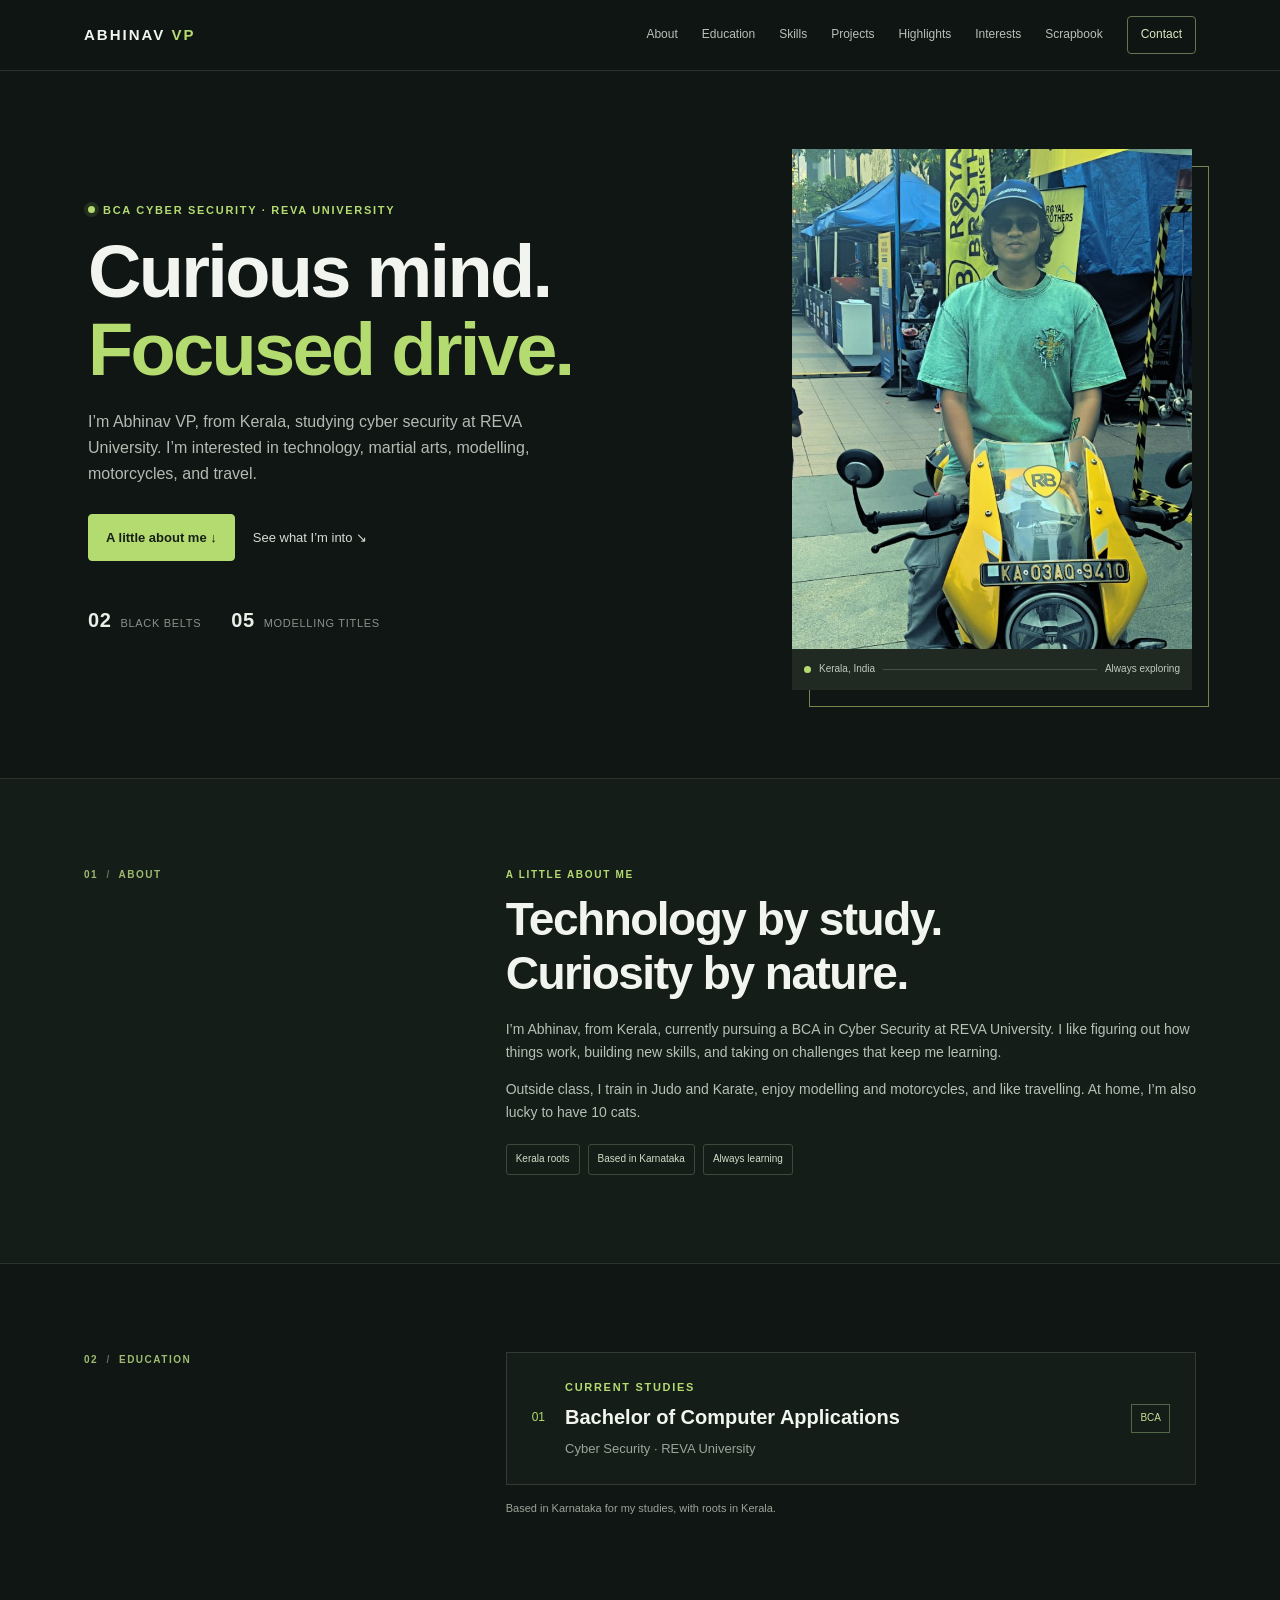
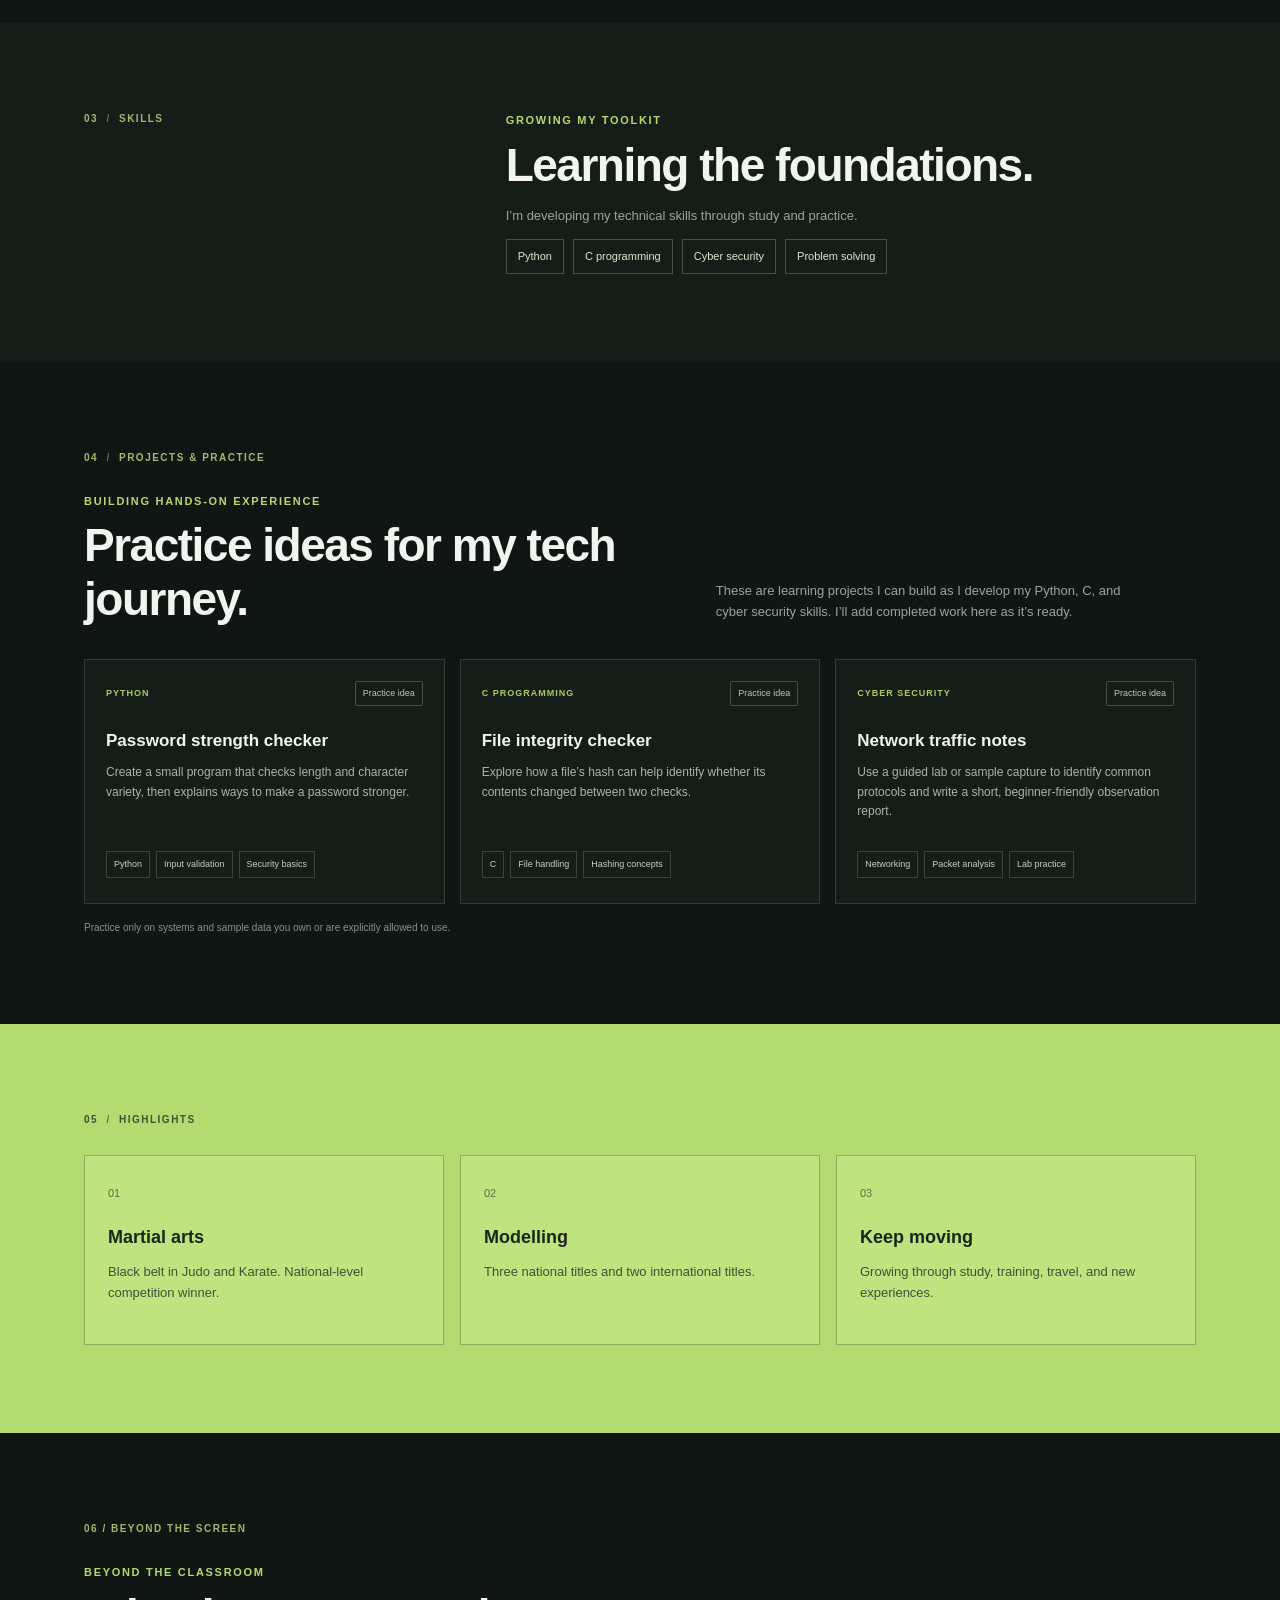
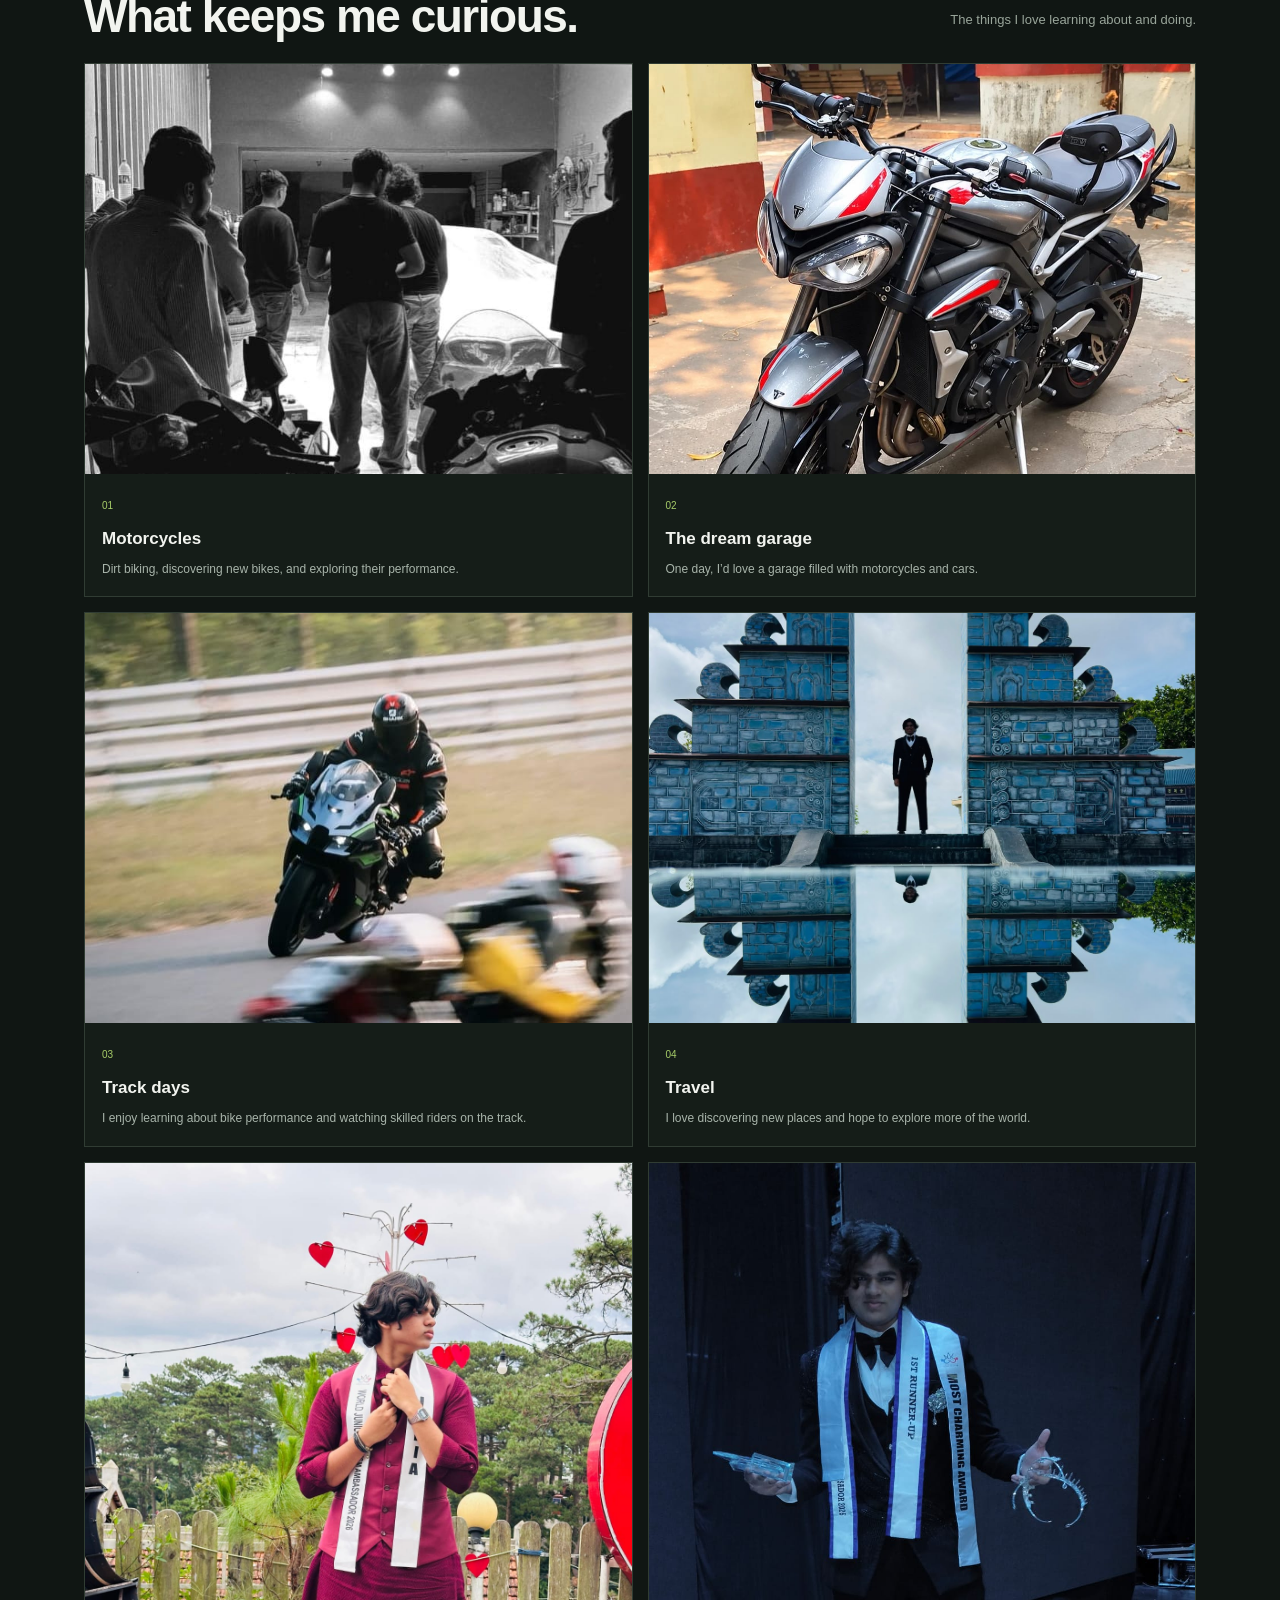
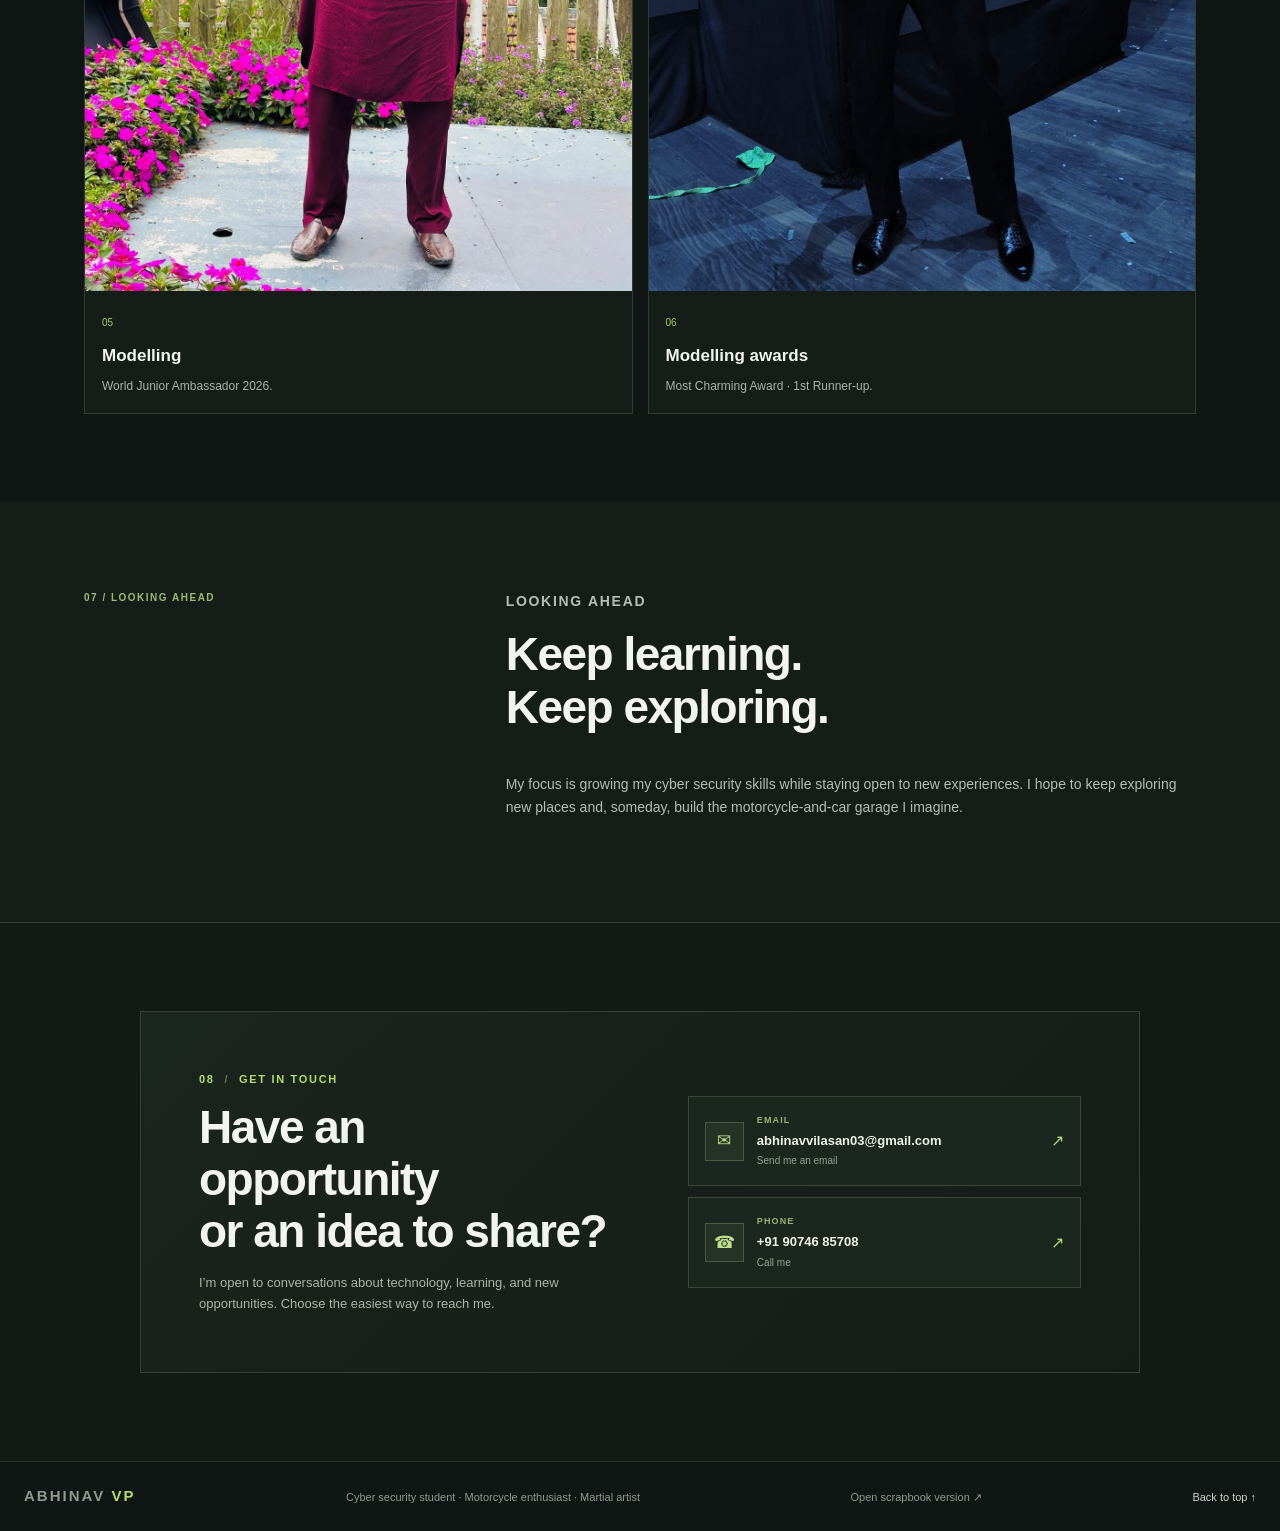
<file: professional.html>
<!DOCTYPE html>
<html lang="en">
<head>
    <meta charset="UTF-8">
    <meta name="viewport" content="width=device-width, initial-scale=1.0">
    <meta name="theme-color" content="#101613">
    <meta name="description" content="Meet Abhinav VP, a cyber security student from Kerala with experience in martial arts and modelling, and interests in motorcycles and travel.">
    <title>Abhinav VP | Personal Portfolio</title>
    <link rel="stylesheet" href="professional.css">
</head>
<body>
    <header class="header">
        <nav class="nav">
            <a class="brand" href="#home">ABHINAV <span>VP</span></a>
            <div class="nav-links">
                <a href="#about">About</a>
                <a href="#education">Education</a>
                <a href="#skills">Skills</a>
                <a href="#projects">Projects</a>
                <a href="#highlights">Highlights</a>
                <a href="#interests">Interests</a>
                <a href="scrapbook.html">Scrapbook</a>
                <a class="nav-contact" href="#contact">Contact</a>
            </div>
        </nav>
    </header>

    <main>
        <section class="hero" id="home">
            <div class="hero-copy">
                <p class="eyebrow"><span class="status-dot"></span>BCA Cyber Security · REVA University</p>
                <h1>Curious mind.<br><span>Focused drive.</span></h1>
                <p class="lead">I’m Abhinav VP, from Kerala, studying cyber security at REVA University. I’m interested in technology, martial arts, modelling, motorcycles, and travel.</p>
                <div class="hero-buttons">
                    <a class="button" href="#about">A little about me <span>↓</span></a>
                    <a class="quiet-link" href="#interests">See what I’m into ↘</a>
                </div>
                <div class="quick-facts"><span><b>02</b> black belts</span><span><b>05</b> modelling titles</span></div>
            </div>
            <div class="hero-photo">
                <img src="images/abhinav-bike-profile.png" alt="Abhinav at a motorcycle event">
                <div class="photo-caption"><span class="green-dot"></span> Kerala, India <span class="caption-line"></span> Always exploring</div>
            </div>
        </section>

        <section class="about section" id="about">
            <div class="section-label">01 <span>/</span> About</div>
            <div class="about-content">
                <p class="eyebrow">A little about me</p>
                <h2>Technology by study.<br>Curiosity by nature.</h2>
                <p>I’m Abhinav, from Kerala, currently pursuing a BCA in Cyber Security at REVA University. I like figuring out how things work, building new skills, and taking on challenges that keep me learning.</p>
                <p>Outside class, I train in Judo and Karate, enjoy modelling and motorcycles, and like travelling. At home, I’m also lucky to have 10 cats.</p>
                <div class="about-tags"><span>Kerala roots</span><span>Based in Karnataka</span><span>Always learning</span></div>
            </div>
        </section>

        <section class="education section" id="education">
            <div class="section-label">02 <span>/</span> Education</div>
            <div class="education-card"><span class="card-icon">01</span><div><p class="eyebrow">Current studies</p><h2>Bachelor of Computer Applications</h2><p class="muted">Cyber Security · REVA University</p></div><span class="study-tag">BCA</span></div>
            <p class="education-note">Based in Karnataka for my studies, with roots in Kerala.</p>
        </section>

        <section class="skills section" id="skills">
            <div class="section-label">03 <span>/</span> Skills</div>
            <div class="skills-content"><p class="eyebrow">Growing my toolkit</p><h2>Learning the foundations.</h2><p class="muted">I’m developing my technical skills through study and practice.</p><div class="skill-list"><span>Python</span><span>C programming</span><span>Cyber security</span><span>Problem solving</span></div></div>
        </section>

        <section class="projects section" id="projects">
            <div class="section-label">04 <span>/</span> Projects &amp; practice</div>
            <div class="projects-heading"><div><p class="eyebrow">Building hands-on experience</p><h2>Practice ideas for my tech journey.</h2></div><p class="muted">These are learning projects I can build as I develop my Python, C, and cyber security skills. I’ll add completed work here as it’s ready.</p></div>
            <div class="project-grid">
                <article class="project-card"><div class="project-meta"><span>PYTHON</span><span class="project-status">Practice idea</span></div><h3>Password strength checker</h3><p>Create a small program that checks length and character variety, then explains ways to make a password stronger.</p><div class="project-tags"><span>Python</span><span>Input validation</span><span>Security basics</span></div></article>
                <article class="project-card"><div class="project-meta"><span>C PROGRAMMING</span><span class="project-status">Practice idea</span></div><h3>File integrity checker</h3><p>Explore how a file’s hash can help identify whether its contents changed between two checks.</p><div class="project-tags"><span>C</span><span>File handling</span><span>Hashing concepts</span></div></article>
                <article class="project-card"><div class="project-meta"><span>CYBER SECURITY</span><span class="project-status">Practice idea</span></div><h3>Network traffic notes</h3><p>Use a guided lab or sample capture to identify common protocols and write a short, beginner-friendly observation report.</p><div class="project-tags"><span>Networking</span><span>Packet analysis</span><span>Lab practice</span></div></article>
            </div>
            <p class="projects-note">Practice only on systems and sample data you own or are explicitly allowed to use.</p>
        </section>

        <section class="achievements section" id="highlights">
            <div class="section-label">05 <span>/</span> Highlights</div>
            <div class="achievement-grid">
                <article><span class="number">01</span><h3>Martial arts</h3><p>Black belt in Judo and Karate. National-level competition winner.</p></article>
                <article><span class="number">02</span><h3>Modelling</h3><p>Three national titles and two international titles.</p></article>
                <article><span class="number">03</span><h3>Keep moving</h3><p>Growing through study, training, travel, and new experiences.</p></article>
            </div>
        </section>

        <section class="interests section" id="interests">
            <div class="section-label">06 / Beyond the screen</div>
            <div class="interests-top"><div><p class="eyebrow">Beyond the classroom</p><h2>What keeps me curious.</h2></div><p class="muted">The things I love learning about and doing.</p></div>
            <div class="interest-grid">
                <article class="interest-card"><img src="images/bike-showroom-blackwhite.png" alt="Motorcycles in a showroom, seen in black and white"><div><span>01</span><h3>Motorcycles</h3><p>Dirt biking, discovering new bikes, and exploring their performance.</p></div></article>
                <article class="interest-card"><img src="images/silver-motorcycle.png" alt="A silver motorcycle"><div><span>02</span><h3>The dream garage</h3><p>One day, I’d love a garage filled with motorcycles and cars.</p></div></article>
                <article class="interest-card"><img src="images/track-riding.png" alt="A motorcyclist riding on a track"><div><span>03</span><h3>Track days</h3><p>I enjoy learning about bike performance and watching skilled riders on the track.</p></div></article>
                <article class="interest-card"><img src="images/travel-water-temple.png" alt="A person standing at a reflective blue water temple"><div><span>04</span><h3>Travel</h3><p>I love discovering new places and hope to explore more of the world.</p></div></article>
                <article class="interest-card"><img src="images/modelling-ambassador-2026.png" alt="Abhinav wearing his World Junior Ambassador 2026 sash"><div><span>05</span><h3>Modelling</h3><p>World Junior Ambassador 2026.</p></div></article>
                <article class="interest-card"><img src="images/modelling-most-charming-award.png" alt="Abhinav receiving the Most Charming Award"><div><span>06</span><h3>Modelling awards</h3><p>Most Charming Award · 1st Runner-up.</p></div></article>
            </div>
        </section>

        <section class="goals section" id="goals">
            <div class="section-label">07 / Looking ahead</div>
            <div class="goal-content"><p class="eyebrow">Looking ahead</p><h2>Keep learning.<br>Keep exploring.</h2><p>My focus is growing my cyber security skills while staying open to new experiences. I hope to keep exploring new places and, someday, build the motorcycle-and-car garage I imagine.</p></div>
        </section>

        <section class="contact section" id="contact">
            <div class="contact-panel">
                <div class="contact-heading"><p class="eyebrow">08 <span>/</span> Get in touch</p><h2>Have an opportunity<br>or an idea to share?</h2><p class="muted">I’m open to conversations about technology, learning, and new opportunities. Choose the easiest way to reach me.</p></div>
                <div class="contact-options">
                    <a class="contact-option contact-email" href="mailto:abhinavvilasan03@gmail.com?subject=Hello%20Abhinav"><span class="contact-icon" aria-hidden="true">✉</span><span class="contact-option-copy"><small>EMAIL</small><strong>abhinavvilasan03@gmail.com</strong><em>Send me an email</em></span><span class="contact-arrow" aria-hidden="true">↗</span></a>
                    <a class="contact-option" href="tel:+919074685708"><span class="contact-icon" aria-hidden="true">☎</span><span class="contact-option-copy"><small>PHONE</small><strong>+91 90746 85708</strong><em>Call me</em></span><span class="contact-arrow" aria-hidden="true">↗</span></a>
                </div>
            </div>
        </section>
    </main>

    <footer><a class="brand" href="#home">ABHINAV <span>VP</span></a><p>Cyber security student · Motorcycle enthusiast · Martial artist</p><a href="scrapbook.html">Open scrapbook version ↗</a><a href="#home">Back to top ↑</a></footer>
</body>
</html>
</file>
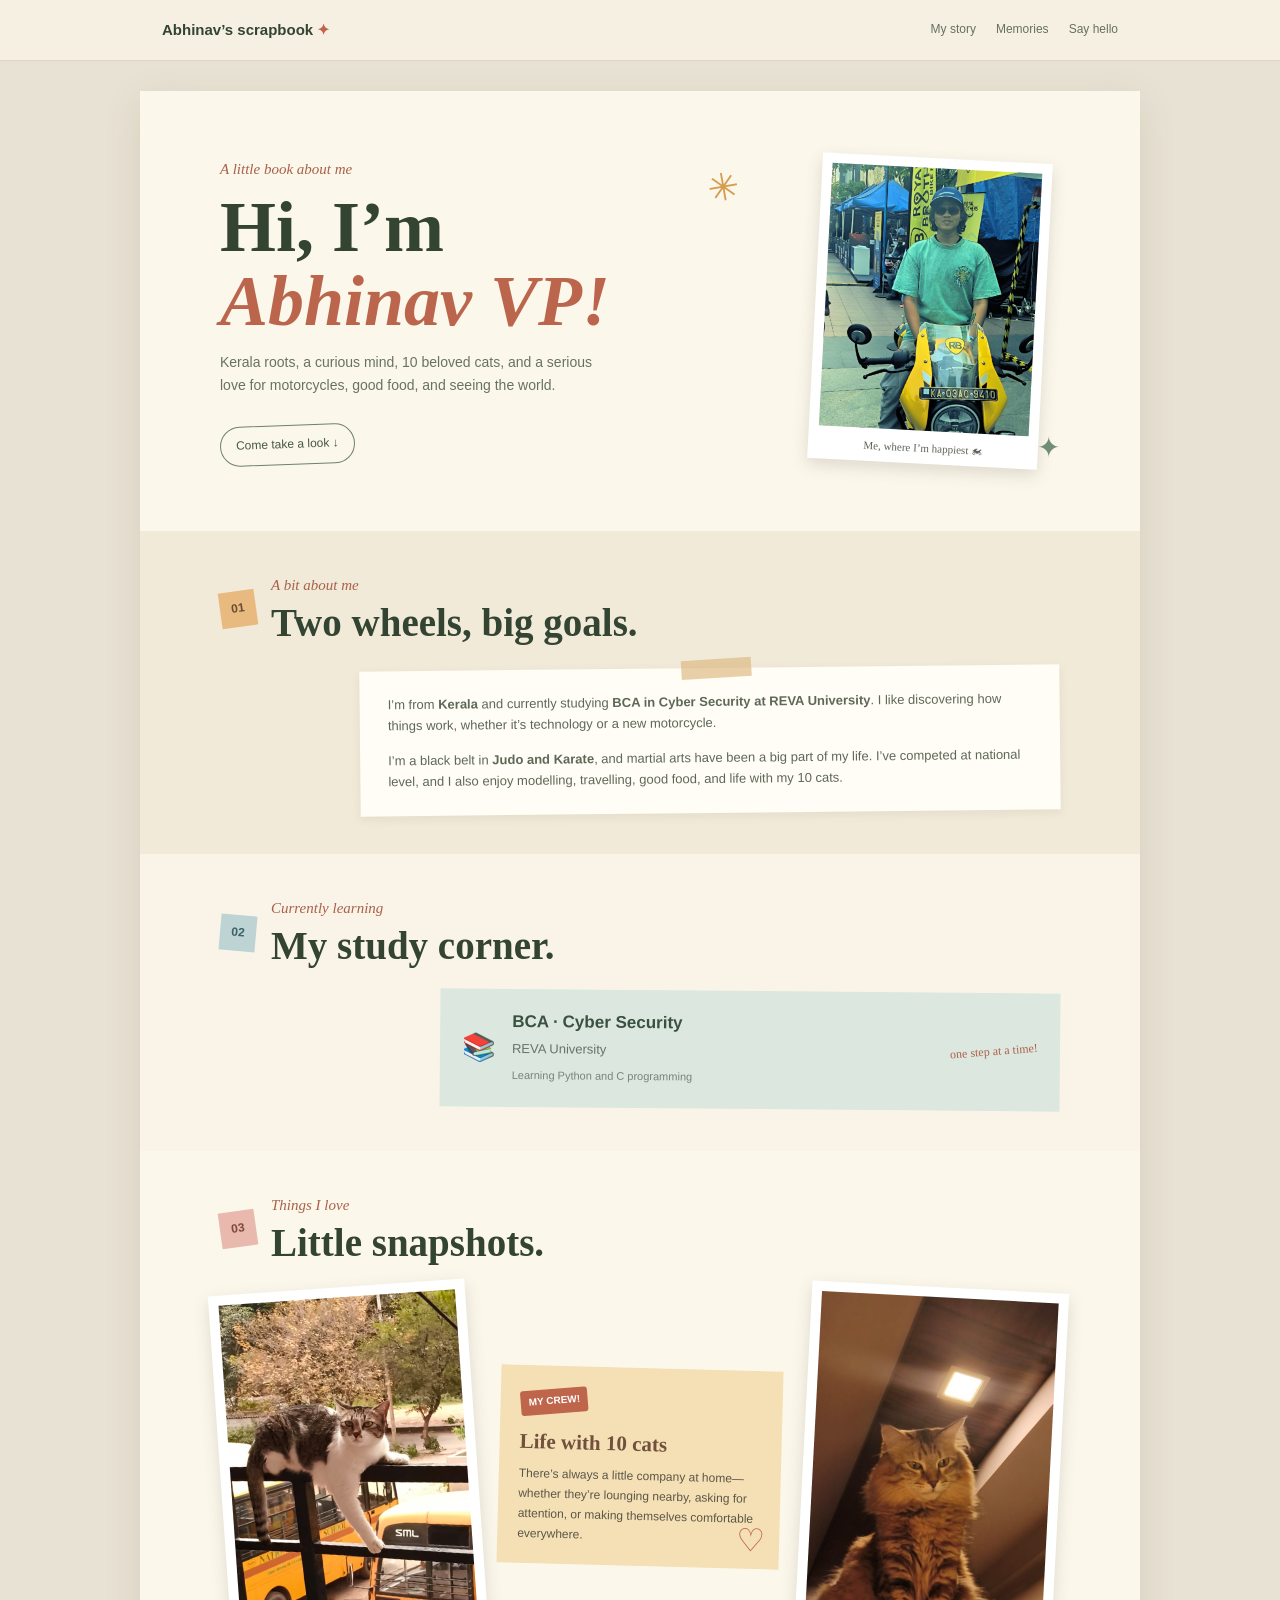
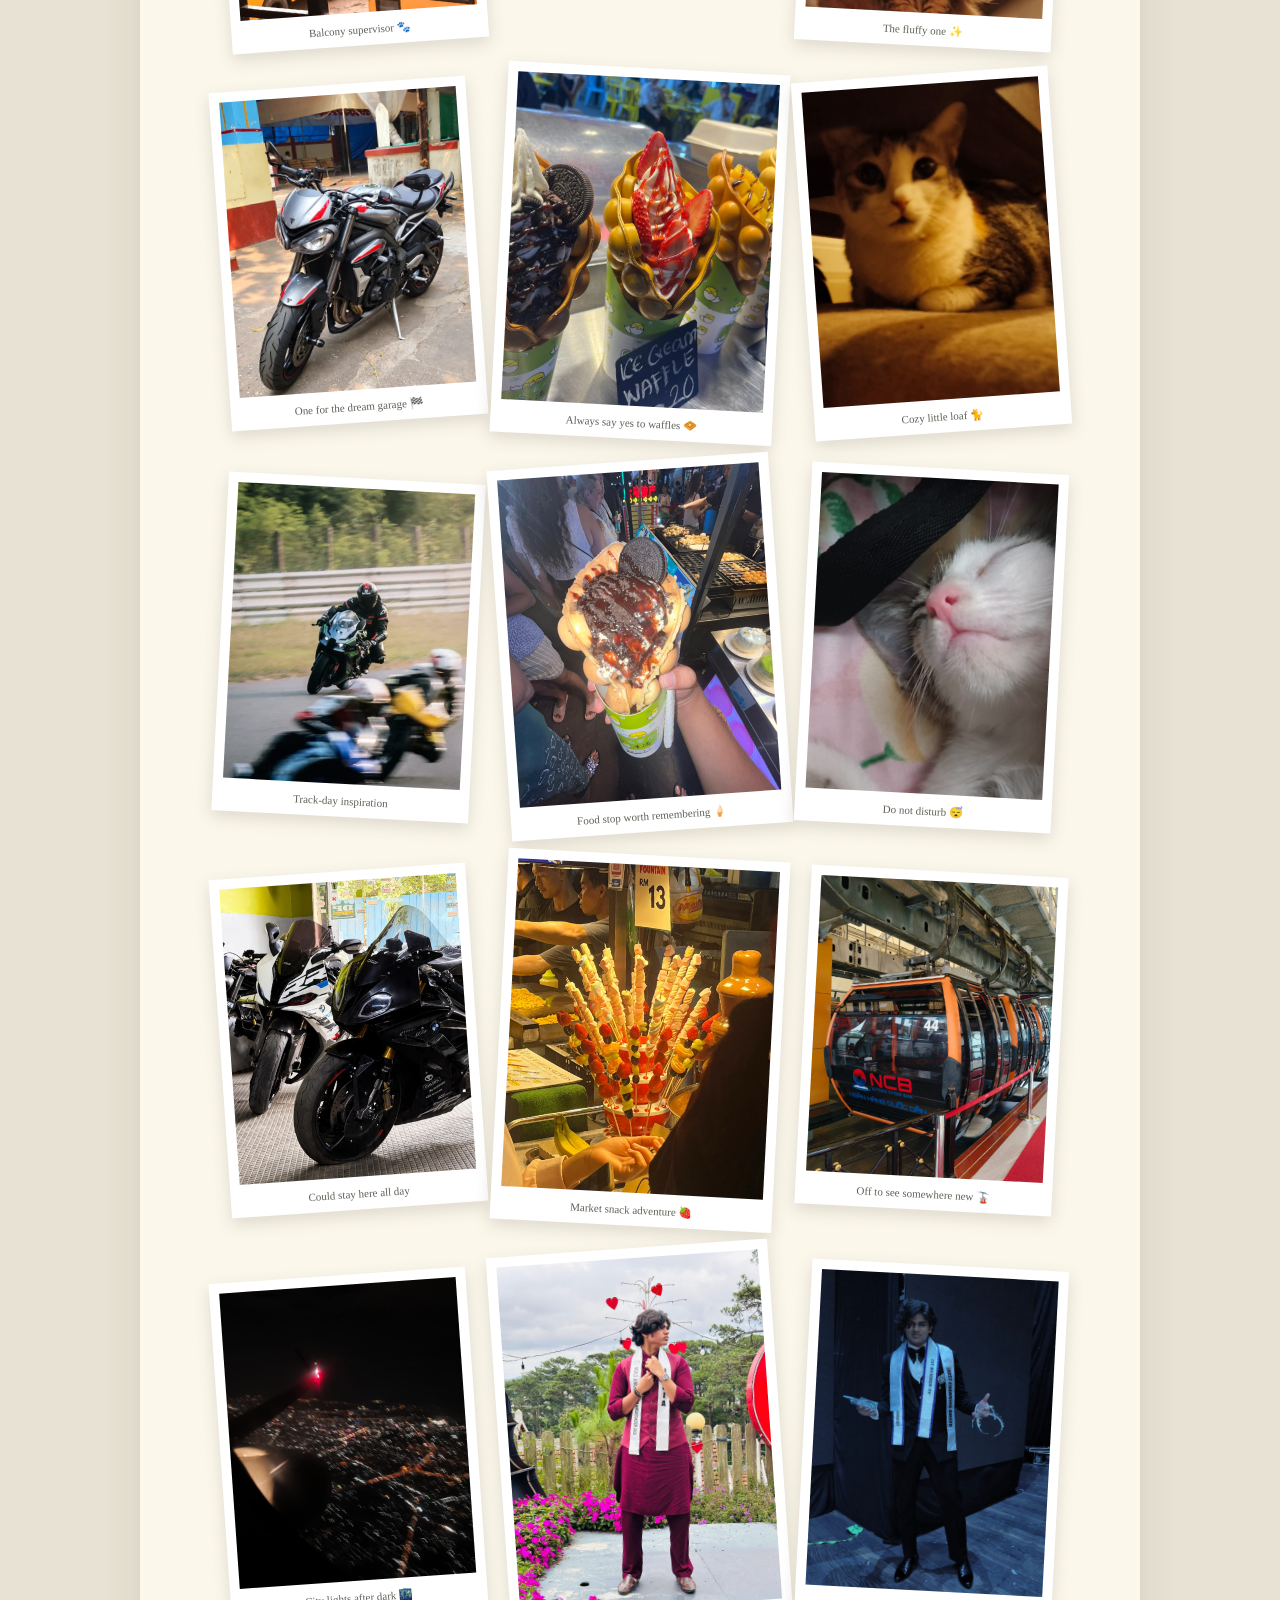
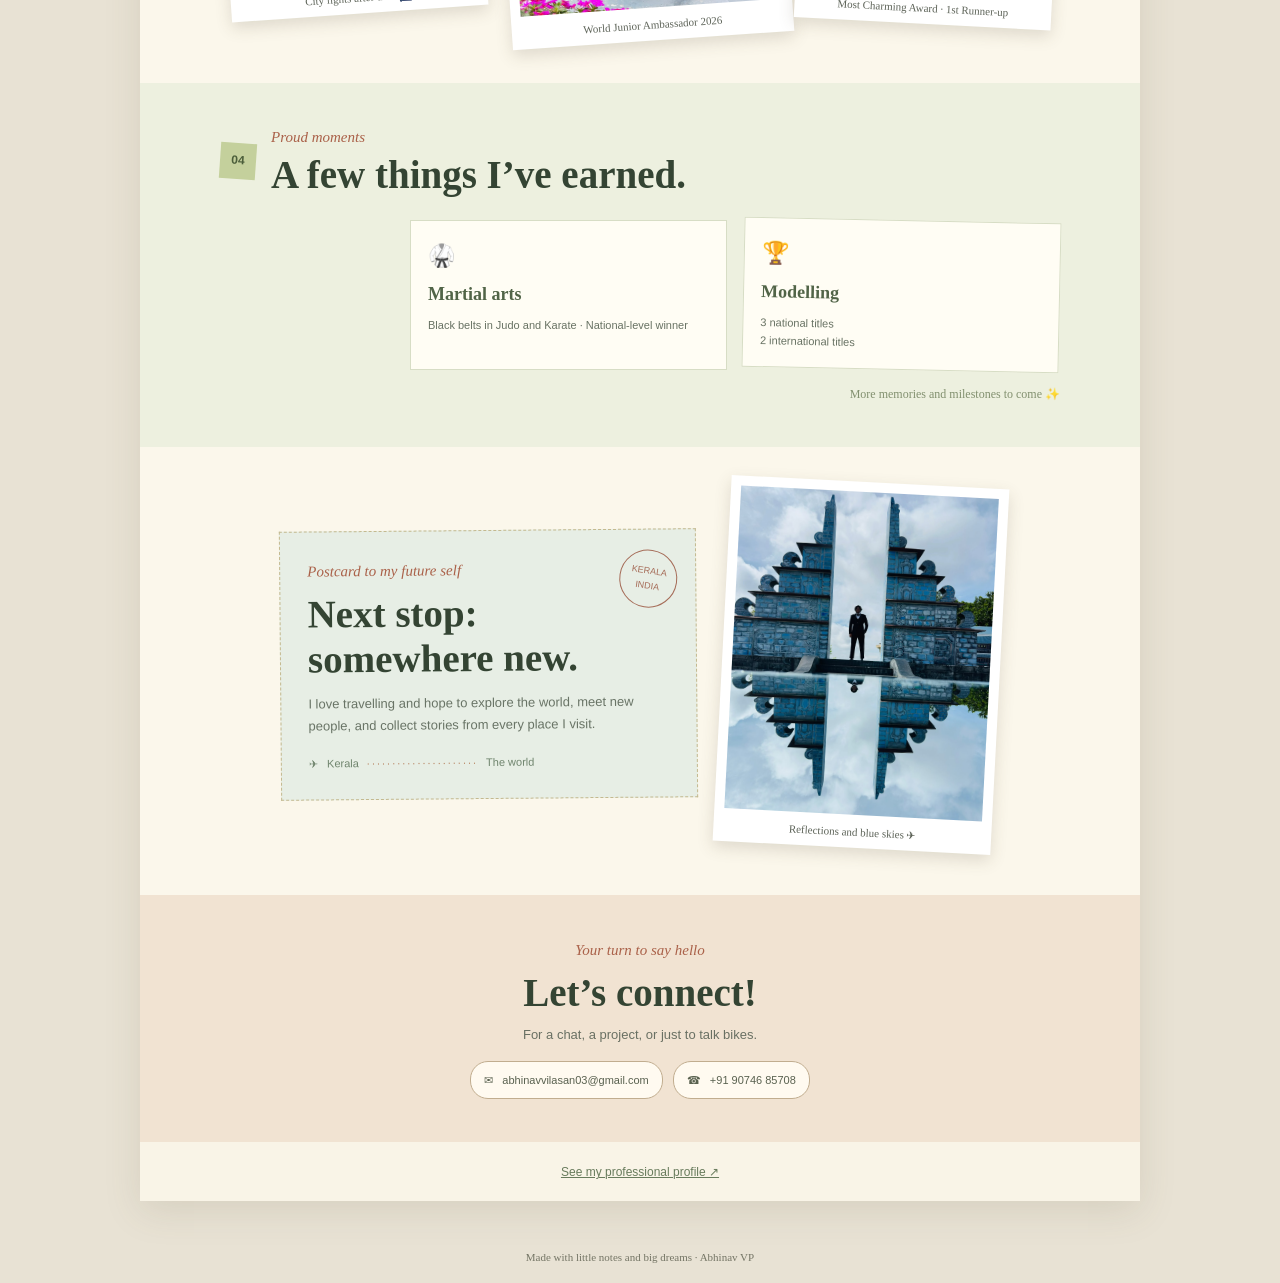
<file: scrapbook.html>
<!DOCTYPE html>
<html lang="en">
<head>
    <meta charset="UTF-8">
    <meta name="viewport" content="width=device-width, initial-scale=1.0">
    <title>Abhinav’s Scrapbook</title>
    <link rel="stylesheet" href="scrapbook.css">
</head>
<body>
    <header class="top">
        <nav class="nav">
            <a class="logo" href="#home">Abhinav’s scrapbook <span>✦</span></a>
            <div><a href="#about">My story</a><a href="#memories">Memories</a><a href="#contact">Say hello</a></div>
        </nav>
    </header>

    <main class="paper" id="home">
        <section class="intro">
            <div class="intro-copy">
                <p class="hand-label">A little book about me</p>
                <h1>Hi, I’m<br><span>Abhinav VP!</span></h1>
                <p class="intro-text">Kerala roots, a curious mind, 10 beloved cats, and a serious love for motorcycles, good food, and seeing the world.</p>
                <a class="doodle-button" href="#about">Come take a look ↓</a>
            </div>
            <figure class="polaroid main-photo"><img src="images/abhinav-bike-profile.png" alt="Abhinav at a motorcycle event"><figcaption>Me, where I’m happiest 🏍</figcaption></figure>
            <span class="star star-one">✳</span><span class="star star-two">✦</span>
        </section>

        <section class="about page-section" id="about">
            <div class="section-title"><span class="number-tag">01</span><div><p class="hand-label">A bit about me</p><h2>Two wheels, big goals.</h2></div></div>
            <div class="about-note"><p>I’m from <b>Kerala</b> and currently studying <b>BCA in Cyber Security at REVA University</b>. I like discovering how things work, whether it’s technology or a new motorcycle.</p><p>I’m a black belt in <b>Judo and Karate</b>, and martial arts have been a big part of my life. I’ve competed at national level, and I also enjoy modelling, travelling, good food, and life with my 10 cats.</p><span class="tape"></span></div>
        </section>

        <section class="page-section study-section" id="education">
            <div class="section-title"><span class="number-tag blue">02</span><div><p class="hand-label">Currently learning</p><h2>My study corner.</h2></div></div>
            <div class="study-card"><span class="book-icon">📚</span><div><h3>BCA · Cyber Security</h3><p>REVA University</p><small>Learning Python and C programming</small></div><span class="scribble">one step at a time!</span></div>
        </section>

        <section class="page-section" id="memories">
            <div class="section-title"><span class="number-tag pink">03</span><div><p class="hand-label">Things I love</p><h2>Little snapshots.</h2></div></div>
            <div class="memory-grid">
                <figure class="polaroid tilt-left"><img src="images/cat-balcony.png" alt="One of Abhinav’s cats lounging on the balcony railing"><figcaption>Balcony supervisor 🐾</figcaption></figure>
                <div class="memory-note"><span class="sticker">MY CREW!</span><h3>Life with 10 cats</h3><p>There’s always a little company at home—whether they’re lounging nearby, asking for attention, or making themselves comfortable everywhere.</p><span class="drawn-heart">♡</span></div>
                <figure class="polaroid tilt-right"><img src="images/cat-fluffy.png" alt="A fluffy tabby cat sitting proudly indoors"><figcaption>The fluffy one ✨</figcaption></figure>
                <figure class="polaroid tilt-left"><img src="images/silver-motorcycle.png" alt="A silver motorcycle"><figcaption>One for the dream garage 🏁</figcaption></figure>
                <figure class="polaroid tilt-right"><img src="images/food-waffles.png" alt="Colorful bubble waffles topped with fruit and chocolate"><figcaption>Always say yes to waffles 🧇</figcaption></figure>
                <figure class="polaroid tilt-left"><img src="images/cat-cozy.png" alt="A tabby and white cat relaxing in a cozy spot"><figcaption>Cozy little loaf 🐈</figcaption></figure>
                <figure class="polaroid tilt-right"><img src="images/track-riding.png" alt="A motorcyclist riding on a track"><figcaption>Track-day inspiration</figcaption></figure>
                <figure class="polaroid tilt-left"><img src="images/food-dessert.png" alt="A chocolate and ice-cream dessert from a night market"><figcaption>Food stop worth remembering 🍦</figcaption></figure>
                <figure class="polaroid tilt-right"><img src="images/cat-sleepy.png" alt="A sleepy white and tabby cat curled up"><figcaption>Do not disturb 😴</figcaption></figure>
                <figure class="polaroid tilt-left"><img src="images/motorcycles-in-showroom.png" alt="Motorcycles in a showroom"><figcaption>Could stay here all day</figcaption></figure>
                <figure class="polaroid tilt-right"><img src="images/food-fruit-skewers.png" alt="Fruit and marshmallow skewers at a market stall"><figcaption>Market snack adventure 🍓</figcaption></figure>
                <figure class="polaroid tilt-right"><img src="images/travel-cable-cars.png" alt="Orange cable cars lined up inside a station"><figcaption>Off to see somewhere new 🚡</figcaption></figure>
                <figure class="polaroid tilt-left"><img src="images/travel-city-lights.png" alt="A nighttime city seen from above"><figcaption>City lights after dark 🌃</figcaption></figure>
                <figure class="polaroid tilt-left"><img src="images/modelling-ambassador-2026.png" alt="Abhinav wearing his World Junior Ambassador 2026 sash"><figcaption>World Junior Ambassador 2026</figcaption></figure>
                <figure class="polaroid tilt-right"><img src="images/modelling-most-charming-award.png" alt="Abhinav receiving the Most Charming Award"><figcaption>Most Charming Award · 1st Runner-up</figcaption></figure>
            </div>
        </section>

        <section class="page-section wins-section" id="wins">
            <div class="section-title"><span class="number-tag green">04</span><div><p class="hand-label">Proud moments</p><h2>A few things I’ve earned.</h2></div></div>
            <div class="wins-grid"><article><span>🥋</span><h3>Martial arts</h3><p>Black belts in Judo and Karate · National-level winner</p></article><article><span>🏆</span><h3>Modelling</h3><p>3 national titles<br>2 international titles</p></article></div>
            <p class="tiny-note">More memories and milestones to come ✨</p>
        </section>

        <section class="page-section travel-section" id="travel">
            <div class="travel-layout">
                <div class="travel-card"><span class="postmark">KERALA<br>INDIA</span><p class="hand-label">Postcard to my future self</p><h2>Next stop: somewhere new.</h2><p>I love travelling and hope to explore the world, meet new people, and collect stories from every place I visit.</p><div class="route">✈ &nbsp; Kerala <span>······················</span> The world</div></div>
                <figure class="polaroid travel-photo"><img src="images/travel-water-temple.png" alt="A person standing at a reflective blue water temple"><figcaption>Reflections and blue skies ✈</figcaption></figure>
            </div>
        </section>

        <section class="contact page-section" id="contact">
            <p class="hand-label">Your turn to say hello</p><h2>Let’s connect!</h2><p>For a chat, a project, or just to talk bikes.</p>
            <div class="contact-links"><a href="mailto:abhinavvilasan03@gmail.com">✉ &nbsp; abhinavvilasan03@gmail.com</a><a href="tel:+919074685708">☎ &nbsp; +91 90746 85708</a></div>
        </section>
        <div class="style-switch"><a href="professional.html">See my professional profile ↗</a></div>
    </main>

    <footer>Made with little notes and big dreams · Abhinav VP</footer>
</body>
</html>
</file>
<file: professional.css>
* { box-sizing: border-box; }
html { scroll-behavior: smooth; }
html { scroll-padding-top: 82px; }
body { margin: 0; background: #101613; color: #f2f4ef; font-family: Arial, sans-serif; line-height: 1.65; }
a { color: inherit; text-decoration: none; }
.header { position: sticky; top: 0; z-index: 5; border-bottom: 1px solid #29332d; background: #101613ee; backdrop-filter: blur(10px); }
.nav { max-width: 1160px; min-height: 70px; margin: auto; padding: 12px 24px; display: flex; align-items: center; justify-content: space-between; }
.brand { font-size: 15px; font-weight: bold; letter-spacing: 2px; }
.brand span { color: #b4db70; }
.nav-links { display: flex; align-items: center; gap: 24px; color: #b7c1b8; font-size: 12px; }
.nav-links a:hover, footer>a:last-child:hover { color: #b4db70; }
.nav-links a { transition: color .18s ease; }
.nav-links a:focus-visible, .brand:focus-visible, .button:focus-visible, .quiet-link:focus-visible, footer a:focus-visible { outline: 2px solid #b4db70; outline-offset: 4px; border-radius: 3px; }
.status-dot { display: inline-block; width: 7px; height: 7px; margin: 0 8px 1px 0; border-radius: 50%; background: #b4db70; box-shadow: 0 0 0 4px #b4db701f; }
.nav-contact { padding: 8px 13px; border: 1px solid #647554; border-radius: 4px; color: #d8e8c2; }
.hero { max-width: 1160px; min-height: 610px; margin: auto; padding: 78px 28px 88px; display: grid; grid-template-columns: 1.15fr .85fr; align-items: center; gap: 65px; }
.eyebrow { margin: 0 0 14px; color: #b4db70; font-size: 11px; font-weight: bold; letter-spacing: 1.7px; text-transform: uppercase; }
h1, h2, h3, p { margin-top: 0; }
.hero h1 { margin-bottom: 20px; font-size: clamp(46px, 6vw, 74px); line-height: 1.05; letter-spacing: -2.7px; }
.hero h1 span { color: #b4db70; }
.lead { max-width: 510px; color: #b2bcb3; font-size: 16px; }
.hero-buttons, .contact-buttons { margin-top: 26px; display: flex; flex-wrap: wrap; align-items: center; gap: 18px; }
.button { display: inline-block; padding: 12px 17px; border: 1px solid #b4db70; border-radius: 4px; background: #b4db70; color: #172017; font-size: 13px; font-weight: bold; transition: transform .2s, background .2s; }
.button:hover { transform: translateY(-2px); background: #cae994; }
.quiet-link { color: #d5ded4; font-size: 13px; }
.quick-facts { margin-top: 43px; display: flex; gap: 30px; color: #87938a; font-size: 11px; text-transform: uppercase; letter-spacing: .7px; }
.quick-facts b { margin-right: 5px; color: #e9eee7; font-size: 20px; }
.hero-photo { position: relative; max-width: 400px; justify-self: end; }
.hero-photo:before { position: absolute; top: 17px; right: -17px; bottom: -17px; left: 17px; border: 1px solid #71874d; content: ""; }
.hero-photo img { position: relative; display: block; width: 100%; height: auto; max-height: 620px; aspect-ratio: 4 / 5; object-fit: cover; object-position: center 36%; filter: saturate(.92); }
.photo-caption { position: relative; padding: 12px; display: flex; align-items: center; gap: 8px; background: #202922; color: #c0cbc0; font-size: 10px; }
.green-dot { width: 7px; height: 7px; border-radius: 50%; background: #b4db70; }
.caption-line { flex: 1; height: 1px; background: #455047; }
.section { padding: 88px max(28px,calc((100% - 1112px)/2)); scroll-margin-top: 80px; }
.section-label { margin-bottom: 26px; color: #9dbb70; font-size: 10px; font-weight: bold; letter-spacing: 1.5px; text-transform: uppercase; }
.section-label span { padding: 0 4px; color: #60705e; }
.about { display: grid; grid-template-columns: .7fr 1.3fr; gap: 50px; border-top: 1px solid #29332d; border-bottom: 1px solid #29332d; background: #151d18; }
.about h2, .skills h2, .interests h2, .goal-content h2, .contact h2 { font-size: clamp(30px,4vw,46px); line-height: 1.17; letter-spacing: -1.5px; }
.about-content { max-width: 710px; }
.about-content p { color: #b5c0b6; font-size: 14px; }
.about-content .eyebrow { margin-bottom: 10px; color: #b4db70; font-size: 10px; }
.about-content h2 { margin: 0 0 17px; }
.about-tags { margin-top: 20px; display: flex; flex-wrap: wrap; gap: 8px; }
.about-tags span { padding: 6px 9px; border: 1px solid #3c4a3d; border-radius: 3px; color: #d1ddc7; font-size: 10px; }
.education { display: grid; grid-template-columns: .7fr 1.3fr; gap: 50px; }
.education-card { padding: 25px; display: flex; align-items: center; gap: 20px; border: 1px solid #303c33; background: #151d18; }
.card-icon { color: #b4db70; font-size: 12px; }
.education-card .eyebrow { margin-bottom: 5px; }
.education-card h2 { margin-bottom: 4px; font-size: 20px; }
.muted, .education-note { color: #99a59a; font-size: 13px; }
.education-card .muted { margin-bottom: 0; }
.study-tag { margin-left: auto; padding: 5px 8px; border: 1px solid #536747; color: #c2de96; font-size: 10px; }
.education-note { grid-column: 2; margin: -36px 0 0; font-size: 11px; }
.skills { display: grid; grid-template-columns: .7fr 1.3fr; gap: 50px; background: #151d18; }
.skills-content h2 { margin-bottom: 12px; }
.skills-content .eyebrow { margin-bottom: 10px; }
.skill-list { display: flex; flex-wrap: wrap; gap: 9px; }
.skill-list span { padding: 7px 11px; border: 1px solid #445341; color: #dce8d0; font-size: 11px; }
.projects { background: #101613; }
.projects-heading { max-width: 1112px; margin: 0 auto; display: grid; grid-template-columns: 1.1fr .9fr; align-items: end; gap: 45px; }
.projects-heading .eyebrow { margin-bottom: 9px; }
.projects-heading h2 { max-width: 600px; margin: 0; font-size: clamp(30px,4vw,46px); line-height: 1.17; letter-spacing: -1.5px; }
.projects-heading > p { max-width: 440px; margin: 0 0 4px; }
.project-grid { max-width: 1112px; margin: 32px auto 0; display: grid; grid-template-columns: repeat(3,minmax(0,1fr)); gap: 15px; }
.project-card { min-height: 245px; padding: 21px; border: 1px solid #303c33; background: #151d18; transition: transform .18s ease,border-color .18s ease; }
.project-card:hover { transform: translateY(-3px); border-color: #63764f; }
.project-meta { margin-bottom: 21px; display: flex; align-items: center; justify-content: space-between; gap: 8px; color: #a7cd69; font-size: 9px; font-weight: bold; letter-spacing: 1px; }
.project-status { padding: 4px 7px; border: 1px solid #445341; border-radius: 2px; color: #bac6b8; font-size: 9px; font-weight: normal; letter-spacing: 0; text-transform: none; }
.project-card h3 { margin-bottom: 8px; font-size: 17px; }
.project-card p { min-height: 72px; margin-bottom: 16px; color: #a8b4aa; font-size: 12px; }
.project-tags { display: flex; flex-wrap: wrap; gap: 6px; }
.project-tags span { padding: 5px 7px; border: 1px solid #374439; color: #c5d0c1; font-size: 9px; }
.projects-note { max-width: 1112px; margin: 16px auto 0; color: #859286; font-size: 10px; }
.achievements { background: #b4db70; color: #1a241b; }
.achievements .section-label { color: #405238; }
.achievements .section-label span { color: #61764c; }
.achievement-grid { display: grid; grid-template-columns: repeat(3,minmax(0,1fr)); gap: 16px; }
.achievement-grid article { min-height: 190px; padding: 23px; border: 1px solid #8eae5e; background: #c0e27f; transition: transform .18s ease, box-shadow .18s ease; }
.achievement-grid article:hover { transform: translateY(-4px); box-shadow: 0 12px 25px #34452a20; }
.number { color: #5c7246; font-size: 11px; }
.achievement-grid h3 { margin: 18px 0 8px; font-size: 18px; }
.achievement-grid p { margin-bottom: 0; color: #43513b; font-size: 13px; }
.interests-top { display: flex; align-items: end; justify-content: space-between; gap: 20px; }
.interests-top .eyebrow { margin-bottom: 8px; }
.interests-top h2 { margin-bottom: 0; }
.interest-grid { margin-top: 20px; display: grid; grid-template-columns: repeat(2,minmax(0,1fr)); gap: 15px; }
.interest-card { overflow: hidden; border: 1px solid #303c33; background: #151d18; transition: transform .2s ease, border-color .2s ease, box-shadow .2s ease; }
.interest-card:hover { transform: translateY(-4px); border-color: #586b4c; box-shadow: 0 12px 28px #0003; }
.interest-card img { display: block; width: 100%; height: auto; aspect-ratio: 4 / 3; object-fit: cover; object-position: center; }
.interest-card img[src*="modelling-"] { aspect-ratio: 3 / 4; object-fit: contain; }
.interest-card img[src*="cat-"] { aspect-ratio: 4 / 3; object-position: center 38%; }
.interest-card div { min-height: 122px; padding: 17px; }
.interest-card span { color: #a7cd69; font-size: 10px; }
.interest-card h3 { margin: 7px 0; font-size: 17px; }
.interest-card p { margin-bottom: 0; color: #a8b4aa; font-size: 12px; }
.goals { display: grid; grid-template-columns: .7fr 1.3fr; gap: 50px; background: #151d18; }
.goal-content { max-width: 690px; }
.goal-content p { color: #b3beb4; font-size: 14px; }
.contact { border-top: 1px solid #344036; background: #121a15; }
.contact-panel { max-width: 1000px; margin: 0 auto; padding: clamp(26px,5vw,58px); display: grid; grid-template-columns: 1fr .95fr; align-items: center; gap: clamp(28px,6vw,75px); border: 1px solid #344238; background: linear-gradient(135deg,#1a251d,#141c17); }
.contact-heading .eyebrow { margin-bottom: 14px; color: #b4db70; }
.contact-heading .eyebrow span { padding: 0 5px; color: #677564; }
.contact h2 { margin: 0 0 14px; font-size: clamp(31px,4vw,46px); line-height: 1.13; letter-spacing: -1.5px; }
.contact-heading .muted { max-width: 430px; margin: 0; color: #aab6aa; font-size: 13px; }
.contact-options { display: grid; gap: 11px; }
.contact-option { min-width: 0; padding: 16px; display: flex; align-items: center; gap: 13px; border: 1px solid #39483b; background: #1b261e; transition: border-color .18s ease, transform .18s ease, background .18s ease; }
.contact-option:hover { transform: translateY(-2px); border-color: #71865d; background: #202d22; }
.contact-icon { width: 39px; height: 39px; display: grid; flex: 0 0 auto; place-items: center; border: 1px solid #495b43; background: #253326; color: #c0df8e; font-size: 17px; }
.contact-option-copy { min-width: 0; display: grid; gap: 2px; }
.contact-option-copy small { color: #9ab475; font-size: 9px; font-weight: bold; letter-spacing: 1.1px; }
.contact-option-copy strong { overflow-wrap: anywhere; color: #edf2e9; font-size: 13px; }
.contact-option-copy em { color: #96a397; font-size: 10px; font-style: normal; }
.contact-arrow { margin-left: auto; color: #b4db70; font-size: 16px; }
footer { padding: 22px 24px; display: flex; justify-content: space-between; align-items: center; gap: 15px; border-top: 1px solid #29332d; color: #8e9a90; font-size: 11px; }
footer p { margin: 0; }
footer>a:last-child { color: #cbd4ca; }
footer a { transition: color .18s ease; }
footer a:hover { color: #b4db70; }
@media (max-width: 760px) {
    html { scroll-padding-top: 75px; }
    .nav { align-items: flex-start; flex-direction: column; gap: 11px; }
    .nav-links { width: 100%; gap: 14px; overflow-x: auto; padding-bottom: 4px; }
    .hero { min-height: auto; padding: 60px 24px 70px; grid-template-columns: 1fr; gap: 42px; }
    .hero-photo { width: min(100%,400px); justify-self: center; }
    .about, .education, .skills, .goals { grid-template-columns: 1fr; gap: 8px; }
    .section-label { margin-bottom: 14px; }
    .education-note { grid-column: 1; margin: 0; }
    .interest-grid { grid-template-columns: 1fr 1fr; }
    .section { padding-block: 68px; }
    .about-tags { margin-top: 15px; }
    .projects-heading { grid-template-columns: 1fr; gap: 12px; }
    .project-grid { grid-template-columns: 1fr; }
    .project-card { min-height: auto; }
    .project-card p { min-height: 0; }
    .contact-panel { grid-template-columns: 1fr; }
}
@media (max-width: 520px) {
    .quick-facts { gap: 13px; flex-direction: column; }
    .achievement-grid, .interest-grid { grid-template-columns: 1fr; }
    .interests-top { align-items: flex-start; flex-direction: column; gap: 0; }
    .hero-photo img { max-height: 500px; }
    footer { align-items: flex-start; flex-direction: column; }
    .contact-panel { padding: 24px 19px; }
    .contact-option { padding: 13px; }
}
@media (prefers-reduced-motion: reduce) {
    *, *::before, *::after { scroll-behavior: auto !important; transition-duration: .01ms !important; animation-duration: .01ms !important; }
}
</file>
<file: scrapbook.css>
* { box-sizing: border-box; }
html { scroll-behavior: smooth; }
body { margin: 0; color: #343a32; background: #e8e2d4; font-family: Arial, sans-serif; line-height: 1.65; }
a { color: inherit; text-decoration: none; }
.top { position: sticky; top: 0; z-index: 5; background: #f7f2e5ee; border-bottom: 1px solid #ded5c0; backdrop-filter: blur(8px); }
.nav { max-width: 1000px; min-height: 60px; margin: auto; padding: 10px 22px; display: flex; justify-content: space-between; align-items: center; }
.logo { color: #334532; font-size: 15px; font-weight: bold; }
.logo span { color: #c2634b; }
.nav div { display: flex; gap: 20px; color: #66715e; font-size: 12px; }
.nav a:hover { color: #b85f48; }
.paper { position: relative; max-width: 1000px; margin: 30px auto; overflow: hidden; background-color: #fbf7eb; background-image: radial-gradient(#d9d1bd 0.7px, transparent 0.7px); background-size: 14px 14px; box-shadow: 0 10px 35px #65583b22; }
.intro { position: relative; min-height: 440px; padding: 60px 8%; display: flex; align-items: center; justify-content: space-between; gap: 30px; }
.intro-copy { max-width: 460px; }
.hand-label { margin: 0 0 8px; color: #aa6149; font-family: 'Comic Sans MS', cursive; font-size: 15px; font-style: italic; }
h1, h2, h3, p { margin-top: 0; }
.intro h1 { margin-bottom: 13px; color: #344433; font-family: Georgia, serif; font-size: clamp(45px,7vw,72px); line-height: 1.03; }
.intro h1 span { color: #bc654d; font-style: italic; }
.intro-text { max-width: 380px; color: #687263; font-size: 14px; }
.doodle-button { display: inline-block; margin-top: 14px; padding: 9px 15px; border: 1px solid #718069; border-radius: 20px; color: #465744; font-size: 12px; transform: rotate(-2deg); }
.doodle-button:hover { background: #e9eddf; }
.polaroid { width: 230px; margin: 0; padding: 10px 10px 7px; background: white; box-shadow: 0 6px 16px #514a362b; }
.polaroid img { display: block; width: 100%; height: auto; aspect-ratio: 4 / 5; object-fit: cover; object-position: center; }
.polaroid figcaption { padding-top: 8px; color: #5d6358; font-family: 'Comic Sans MS', cursive; font-size: 11px; text-align: center; }
.main-photo { margin-right: 15px; transform: rotate(3deg); }
.main-photo img { object-position: center 35%; }
.star { position: absolute; color: #d69d4f; }
.star-one { top: 65px; right: 40%; font-size: 38px; transform: rotate(-10deg); }
.star-two { right: 8%; bottom: 60px; color: #718d78; font-size: 28px; }
.page-section { padding: 42px 8%; }
.section-title { margin-bottom: 22px; display: flex; align-items: center; gap: 15px; }
.section-title h2, .travel-card h2, .contact h2 { margin: 0; color: #344433; font-family: Georgia, serif; font-size: clamp(27px,4vw,39px); line-height: 1.15; }
.section-title .hand-label { margin-bottom: 3px; }
.number-tag { width: 36px; height: 36px; display: grid; place-items: center; transform: rotate(-8deg); background: #e9ba80; color: #684e31; font-size: 12px; font-weight: bold; }
.number-tag.blue { background: #bdd3d4; color: #3b6264; transform: rotate(5deg); }
.number-tag.pink { background: #e8b9ac; color: #7d493d; }
.number-tag.green { background: #c4d09c; color: #4b5e3a; transform: rotate(4deg); }
.about { position: relative; background: #f1ead9; }
.about-note { position: relative; max-width: 700px; margin-left: auto; padding: 23px 28px; transform: rotate(-.6deg); background: #fffdf5; box-shadow: 0 3px 10px #64573a18; color: #5e6858; font-size: 13px; }
.about-note p:last-of-type { margin-bottom: 0; }
.tape { position: absolute; top: -9px; left: 46%; width: 70px; height: 19px; transform: rotate(-3deg); background: #ddb981aa; }
.study-section { background: #f9f4e7; }
.study-card { max-width: 620px; margin-left: auto; padding: 19px 22px; display: flex; align-items: center; gap: 16px; transform: rotate(.5deg); background: #dce8df; }
.book-icon { font-size: 27px; }
.study-card h3 { margin: 0; color: #3a5140; font-size: 17px; }
.study-card p { margin: 2px 0; color: #657467; font-size: 13px; }
.study-card small { color: #788379; font-size: 11px; }
.scribble { margin-left: auto; color: #ad604c; font-family: 'Comic Sans MS', cursive; font-size: 12px; transform: rotate(-5deg); }
.memory-grid { display: grid; grid-template-columns: 1fr 1.1fr 1fr; align-items: center; gap: 22px; }
.tilt-left { transform: rotate(-4deg); }
.tilt-right { transform: rotate(3deg); }
.memory-grid .polaroid { width: 100%; }
.memory-grid .polaroid img { height: auto; aspect-ratio: 4 / 5; }
.memory-grid .polaroid img[src*="modelling-"] { aspect-ratio: 3 / 4; object-fit: contain; }
.memory-grid .polaroid img[src*="cat-"] { aspect-ratio: 3 / 4; object-fit: cover; object-position: center 38%; }
.memory-note { position: relative; padding: 20px; transform: rotate(1.5deg); background: #f5dfb4; color: #5a5749; }
.memory-note h3 { margin: 11px 0 6px; color: #71513e; font-family: Georgia, serif; font-size: 21px; }
.memory-note p { margin: 0; font-size: 12px; }
.sticker { display: inline-block; padding: 4px 8px; transform: rotate(-6deg); border-radius: 3px; background: #be654c; color: white; font-size: 10px; font-weight: bold; }
.drawn-heart { position: absolute; right: 14px; bottom: 3px; color: #ba6252; font-size: 32px; }
.wins-section { background: #edf0df; }
.wins-grid { max-width: 650px; margin-left: auto; display: grid; grid-template-columns: 1fr 1fr; gap: 16px; }
.wins-grid article { min-height: 142px; padding: 17px; border: 1px solid #d7ddc5; background: #fffdf4; }
.wins-grid article:nth-child(2) { transform: rotate(1.2deg); }
.wins-grid article > span { font-size: 22px; }
.wins-grid h3 { margin: 6px 0; color: #516447; font-family: Georgia, serif; font-size: 18px; }
.wins-grid p { margin: 0; color: #687263; font-size: 11px; }
.tiny-note { margin: 15px 0 0; color: #82906f; font-family: 'Comic Sans MS', cursive; font-size: 12px; text-align: right; }
.travel-section { padding-top: 35px; padding-bottom: 48px; }
.travel-layout { max-width: 720px; margin: auto; display: grid; grid-template-columns: 1.2fr .8fr; align-items: center; gap: 25px; }
.travel-card { position: relative; padding: 27px; transform: rotate(-.5deg); border: 1px dashed #c4b98f; background: #e7eee5; }
.travel-photo { width: 100%; transform: rotate(3deg); }
.travel-photo img { height: auto; aspect-ratio: 4 / 5; }
.travel-card h2 { max-width: 440px; margin-bottom: 12px; }
.travel-card>p:not(.hand-label) { max-width: 470px; margin-bottom: 18px; color: #697466; font-size: 13px; }
.postmark { position: absolute; top: 20px; right: 18px; width: 58px; height: 58px; display: grid; place-items: center; transform: rotate(9deg); border: 1px solid #a66d59; border-radius: 50%; color: #a66d59; font-size: 9px; text-align: center; }
.route { display: flex; align-items: center; gap: 8px; color: #70856e; font-size: 11px; }
.route span { overflow: hidden; color: #b78460; letter-spacing: 2px; }
.contact { padding: 43px 8%; background: #f1e3d2; text-align: center; }
.contact h2 { margin-bottom: 8px; }
.contact>p:not(.hand-label) { margin-bottom: 16px; color: #697063; font-size: 13px; }
.contact-links { display: flex; justify-content: center; flex-wrap: wrap; gap: 10px; }
.contact-links a { padding: 9px 13px; border: 1px solid #c1ad8f; border-radius: 18px; background: #fffaf0; color: #59614f; font-size: 11px; }
.contact-links a:hover { background: #e8efdf; }
.style-switch { padding: 16px; background: #f9f4e7; text-align: center; }
.style-switch a { color: #687b5c; font-size: 12px; text-decoration: underline; }
footer { padding: 17px; color: #747565; font-family: 'Comic Sans MS', cursive; font-size: 11px; text-align: center; }
@media (max-width: 700px) {
    .paper { margin: 12px; }
    .nav { align-items: flex-start; flex-direction: column; gap: 7px; }
    .nav div { flex-wrap: wrap; gap: 13px; }
    .intro { padding: 42px 8%; flex-direction: column; align-items: flex-start; }
    .main-photo { align-self: center; margin: 10px 0 0; }
    .star-one { top: 38px; right: 12%; }
    .memory-grid { grid-template-columns: 1fr 1fr; }
    .memory-note { grid-column: 1 / -1; grid-row: 1; }
    .memory-grid .polaroid img { height: auto; }
    .scribble { display: none; }
    .travel-layout { grid-template-columns: 1fr; gap: 19px; }
    .travel-photo { width: min(100%,320px); justify-self: center; }
}
@media (max-width: 430px) {
    .page-section { padding: 32px 7%; }
    .wins-grid { grid-template-columns: 1fr; }
    .memory-grid { gap: 12px; }
    .memory-grid .polaroid { padding: 7px; }
    .memory-grid .polaroid img { height: auto; }
    .memory-grid .polaroid figcaption { font-size: 9px; }
    .about-note { padding: 19px; }
    .route { font-size: 9px; }
}
</file>
